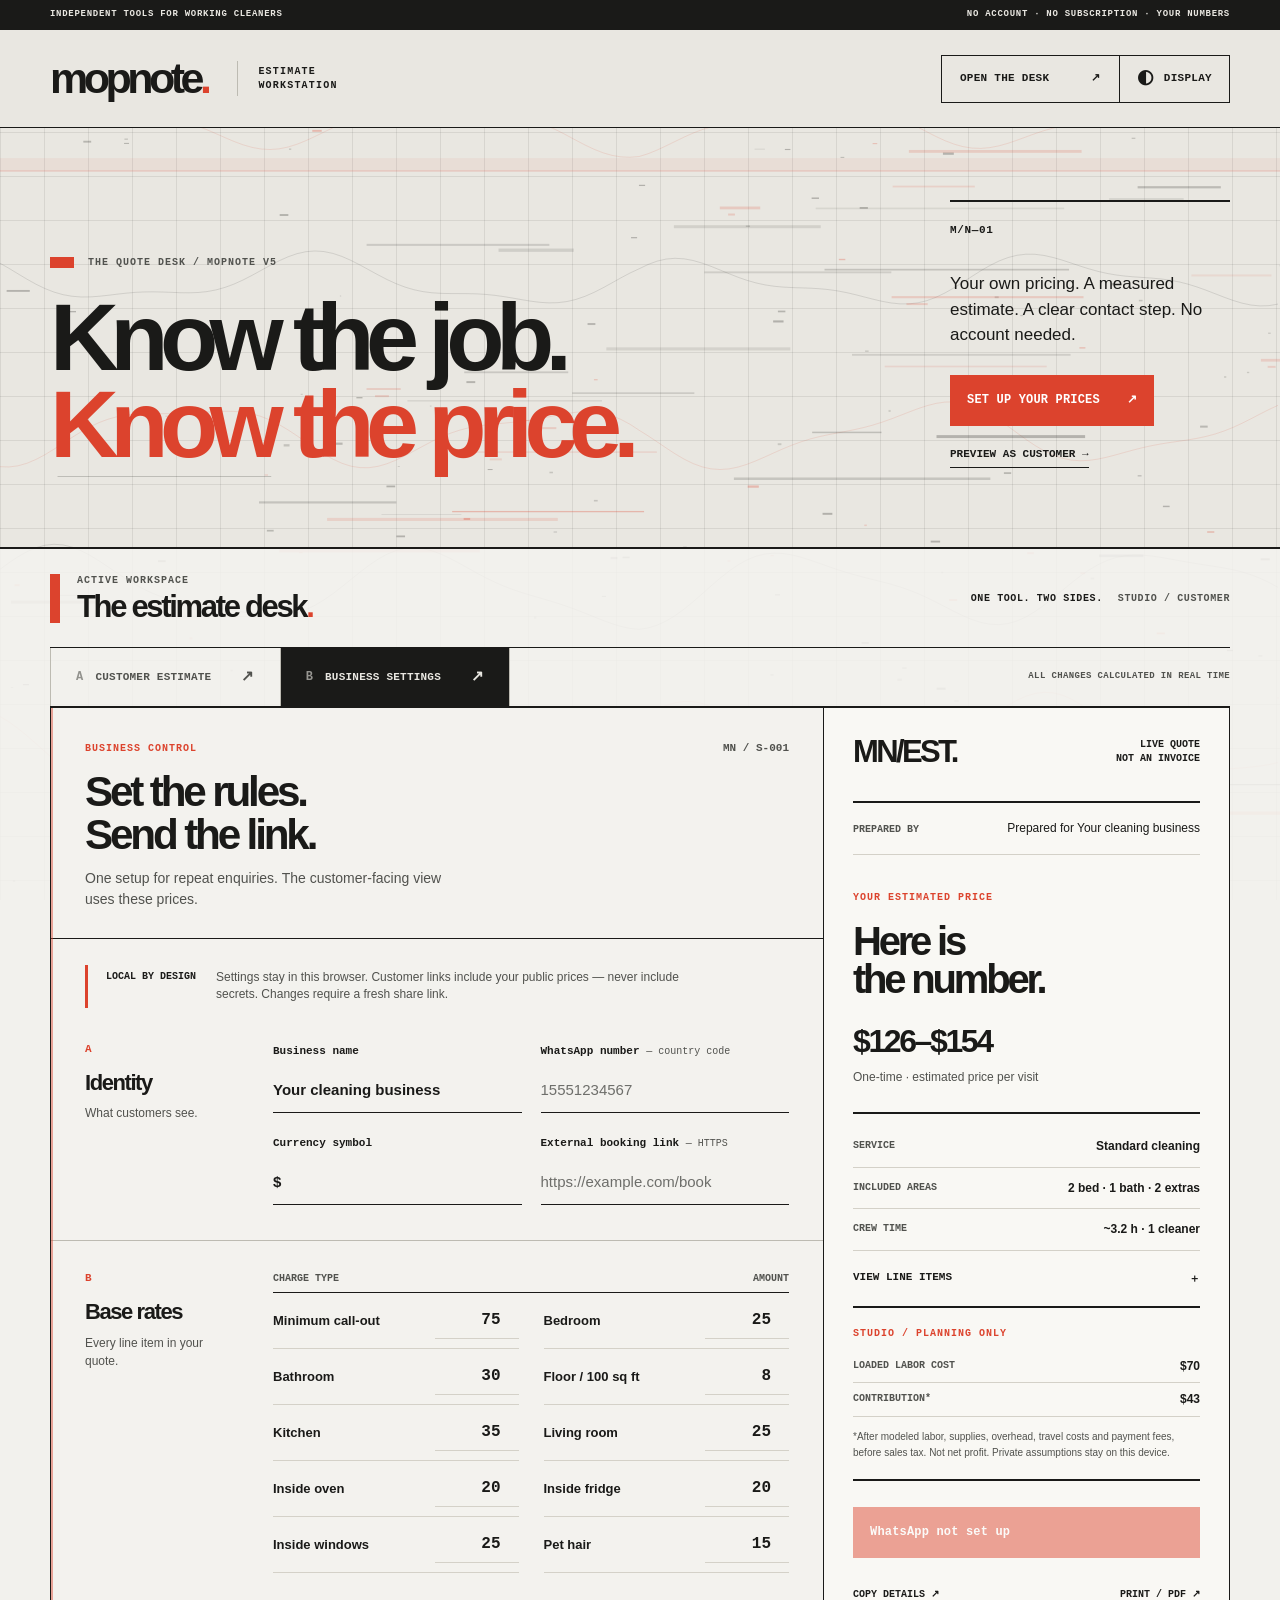
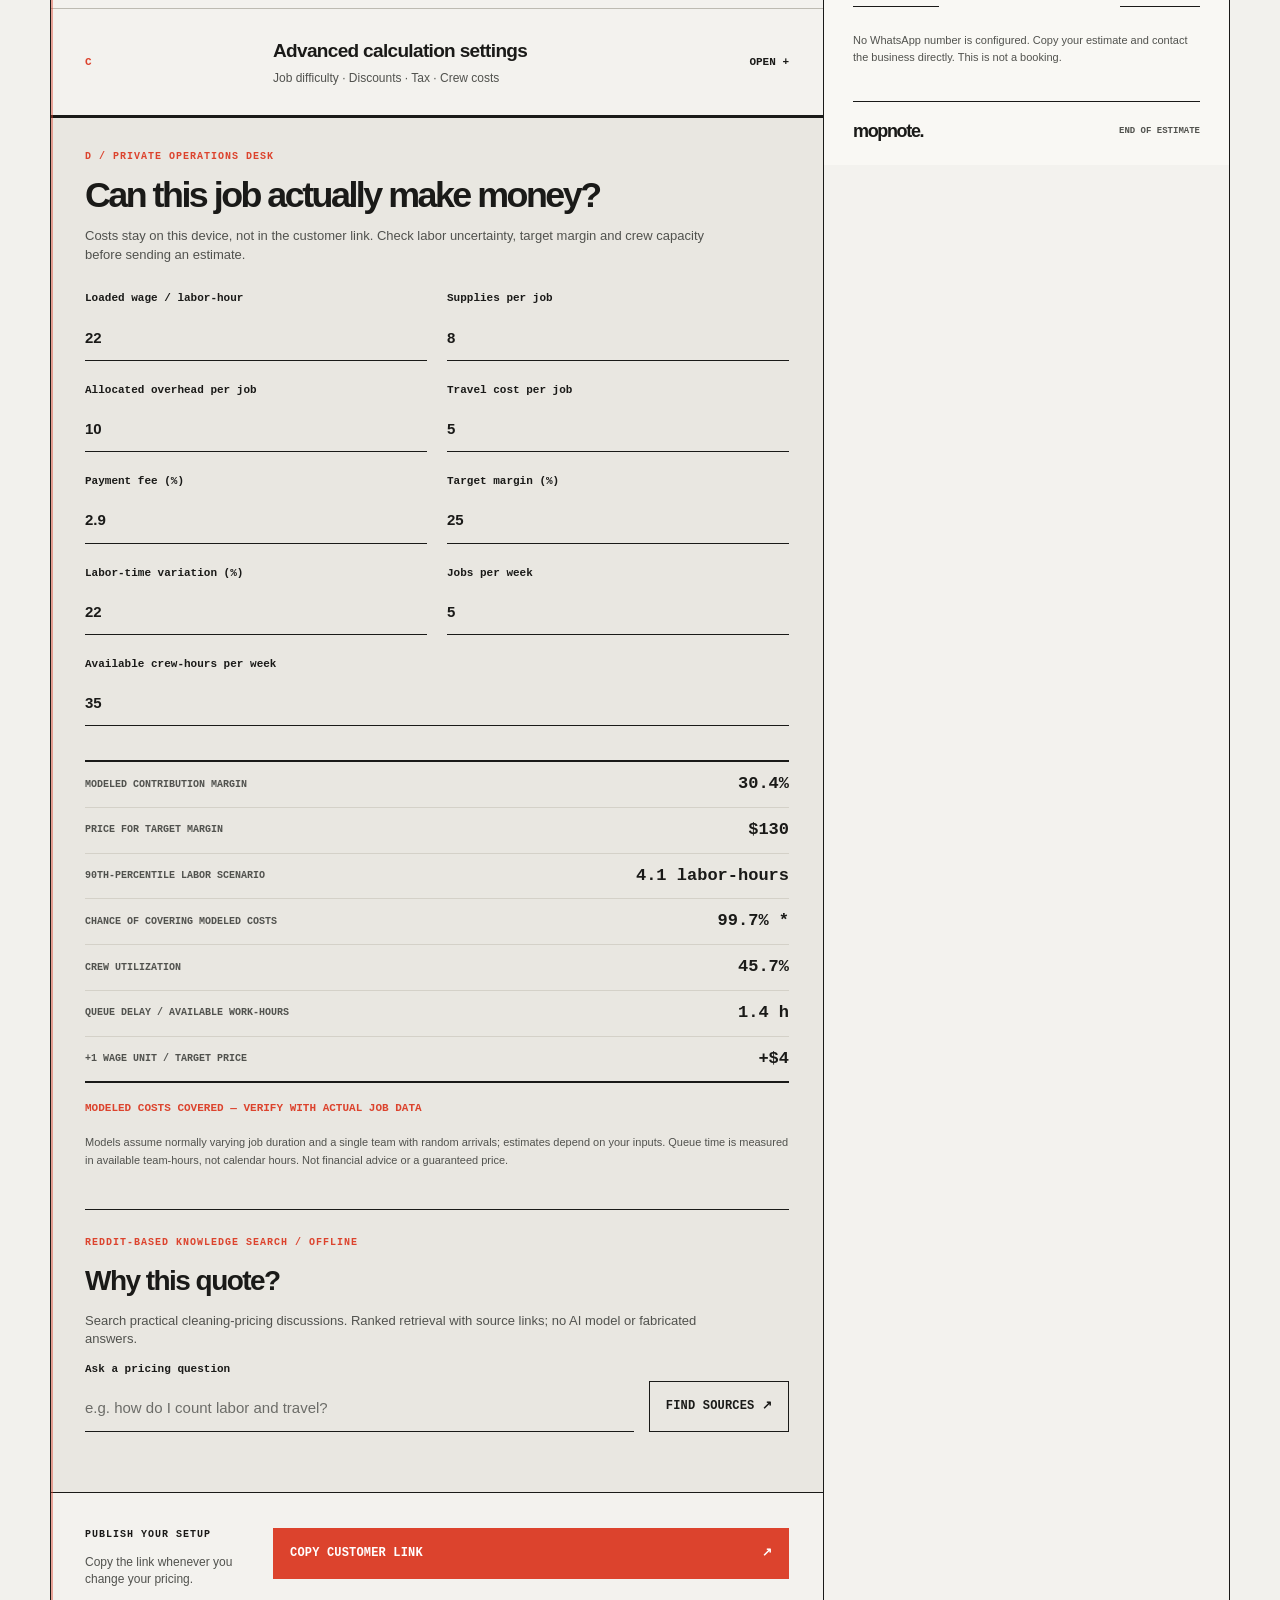
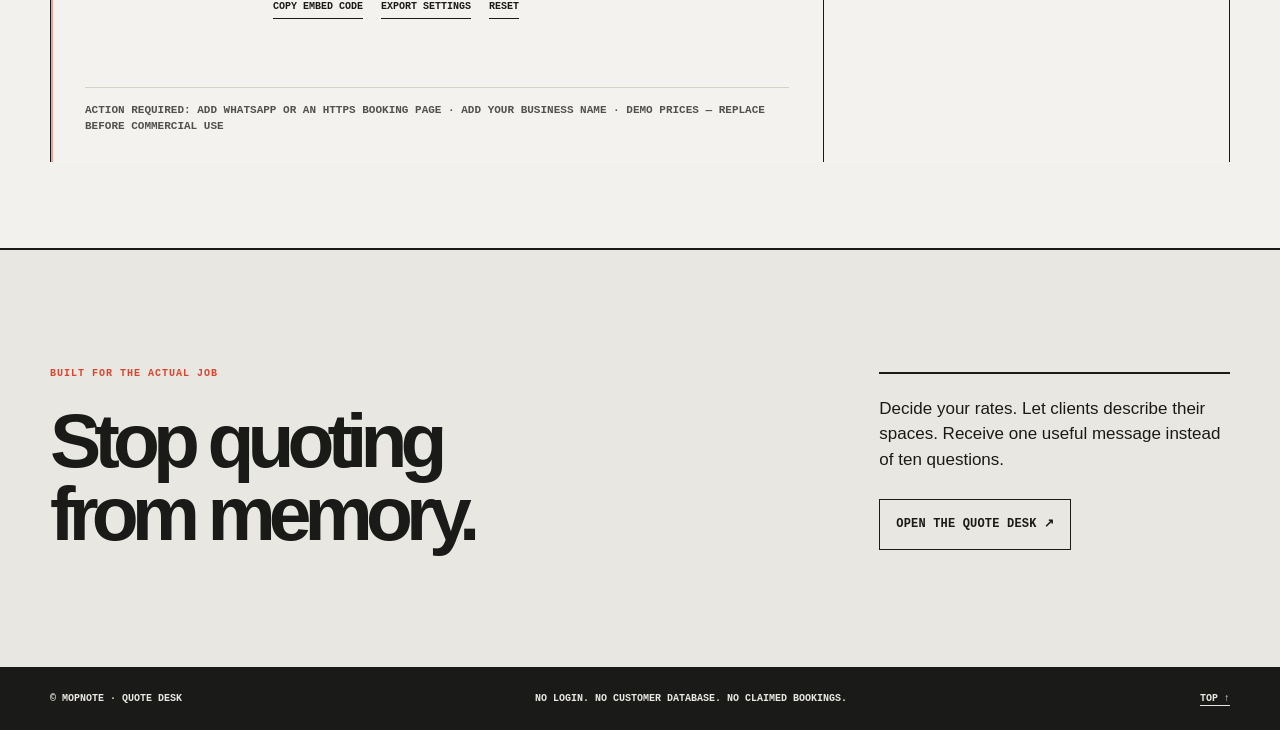
<file: index.html>
<!doctype html>
<html lang="en">
<head>
  <meta charset="utf-8">
  <meta name="viewport" content="width=device-width, initial-scale=1, viewport-fit=cover">
  <meta name="theme-color" content="#e9e7e1">
  <meta name="description" content="The practical cleaning quote desk. Set your own rates, calculate an estimate, share one link.">
  <meta property="og:title" content="Mopnote / The cleaning quote desk">
  <meta property="og:description" content="A simpler way to work out the price before the first message.">
  <title>Mopnote — The cleaning quote desk</title>
  <link rel="icon" href="./icon.svg" type="image/svg+xml">
  <link rel="manifest" href="./manifest.webmanifest">
  <link rel="stylesheet" href="./styles.css?v=5">
  <link rel="stylesheet" href="./glitch.css?v=5">
  <link rel="stylesheet" href="./operations.css?v=5">
  <script src="./engine.js?v=5" defer></script>
  <script src="./risk.js?v=5" defer></script>
  <script src="./guidance.js?v=5" defer></script>
  <script src="./app.js?v=5" defer></script>
  <script src="./operations.js?v=5" defer></script>
  <script src="./glitch.js?v=5" defer></script>
</head>
<body>
<canvas id="glitchCanvas" aria-hidden="true"></canvas>
<a class="skip" href="#workspace">Skip to the calculator</a>
<div class="notice-line"><div class="frame"><span>INDEPENDENT TOOLS FOR WORKING CLEANERS</span><span>NO ACCOUNT · NO SUBSCRIPTION · YOUR NUMBERS</span></div></div>
<header class="site-header" id="home">
  <div class="frame header-grid">
    <a href="./" class="wordmark" aria-label="Mopnote home">mopnote<span>.</span></a>
    <div class="header-descriptor">ESTIMATE<br>WORKSTATION</div>
    <div class="header-actions">
      <a href="#workspace" id="navAction" class="header-link">OPEN THE DESK <span aria-hidden="true">↗</span></a>
      
      <button type="button" id="themeToggle" class="theme-button" aria-label="Switch to dark mode" aria-pressed="false"><span aria-hidden="true">◐</span><span class="theme-text">DISPLAY</span></button>
    </div>
  </div>
</header>
<main>
  <section class="intro frame">
    <div class="intro-main"><div class="eyeline"><span class="index-mark"></span> THE QUOTE DESK / MOPNOTE V5</div>
      <h1>Know the job.<br><span>Know the price.</span></h1>
    </div>
    <div class="intro-aside"><span class="intro-number">M/N—01</span><p>Your own pricing. A measured estimate. A clear contact step. No account needed.</p>
      <div class="intro-buttons"><a href="#workspace" id="heroAction" class="flat-button primary-button">SET UP YOUR PRICES <span aria-hidden="true">↗</span></a><button type="button" id="demoAction" class="under-button">PREVIEW AS CUSTOMER →</button></div>
      <span class="visually-hidden" id="heroPrice"></span>
    </div>
  </section>
  <section class="workspace" id="workspace" aria-labelledby="workspaceTitle">
    <div class="frame">
      <div class="desk-bar">
        <div class="desk-title"><span class="desk-rule"></span><div><div class="tiny-label">ACTIVE WORKSPACE</div><h2 id="workspaceTitle">The estimate desk<span class="period">.</span></h2></div></div>
        <div class="desk-caption">ONE TOOL. TWO SIDES. <span>STUDIO / CUSTOMER</span></div>
      </div>
      <div class="tab-bar" role="group" aria-label="Workspace view">
        <button type="button" id="quoteTab" class="tab" aria-pressed="false"><span class="tab-count">A</span> CUSTOMER ESTIMATE <span class="tab-arrow">↗</span></button>
        <button type="button" id="studioTab" class="tab active" aria-pressed="true"><span class="tab-count">B</span> BUSINESS SETTINGS <span class="tab-arrow">↗</span></button>
        <span class="bar-filler">ALL CHANGES CALCULATED IN REAL TIME</span>
      </div>
      <div class="work-grid">
        <div class="work-main">
          <div id="quotePanel" hidden>
            <div class="panel-title"><div><div class="tiny-label">THE JOB</div><h3 id="formTitle">Tell us about your space.</h3><p>Fill in the facts. Get a clear estimated range.</p></div><span class="panel-serial">MN / Q-001</span></div>
            <section class="form-block">
              <div class="block-aside"><span class="block-letter">A</span><h4>Property</h4><p>Rooms and size.</p></div>
              <div class="block-inputs"><div class="field-grid">
                <label class="field">Bedrooms <input id="beds" type="number" inputmode="numeric" min="0" max="30" step="1" value="2"></label>
                <label class="field">Bathrooms <input id="baths" type="number" inputmode="numeric" min="0" max="30" step="1" value="1"></label>
                <label class="field">Floor area <small>— optional, sq ft</small><input id="sqft" type="number" inputmode="numeric" min="0" max="100000" step="50" placeholder="e.g. 1200"></label>
                <label class="field">What needs cleaning?<select id="scope"><option value="selected">Selected rooms only</option><option value="whole">The whole home</option></select></label>
              </div><p class="field-help">Whole-home estimates use floor area to check the minimum size-based charge.</p></div>
            </section>
            <section class="form-block">
              <div class="block-aside"><span class="block-letter">B</span><h4>Service</h4><p>Type and condition.</p></div>
              <div class="block-inputs"><div class="field-grid">
                <label class="field">Cleaning type<select id="service"><option value="regular">Standard clean</option><option value="deep">Deep clean</option><option value="moving">Move-in / move-out</option></select></label>
                <label class="field">Current condition<select id="condition"><option value="normal">Generally maintained</option><option value="moderate">Needs extra attention</option><option value="heavy">Heavy buildup</option></select></label>
                <label class="field full">How often?<select id="frequency"><option value="once">Just this once</option><option value="weekly">Every week</option><option value="biweekly">Every two weeks</option><option value="monthly">Once a month</option></select></label>
              </div><p class="field-help" id="frequencyNote">Recurring discounts are estimates for future standard visits.</p></div>
            </section>
            <section class="form-block">
              <div class="block-aside"><span class="block-letter">C</span><h4>Extra work</h4><p>Select only what you need.</p></div>
              <div class="block-inputs">
                <div class="checks">
                  <label class="check-line"><input type="checkbox" data-extra="kitchen" checked><span>Kitchen<small>Worktop &amp; sink</small></span><span class="check-symbol">＋</span></label>
                  <label class="check-line"><input type="checkbox" data-extra="living" checked><span>Living room<small>Shared living space</small></span><span class="check-symbol">＋</span></label>
                  <label class="check-line"><input type="checkbox" data-extra="oven"><span>Inside oven<small>Appliance extra</small></span><span class="check-symbol">＋</span></label>
                  <label class="check-line"><input type="checkbox" data-extra="fridge"><span>Inside fridge<small>Appliance extra</small></span><span class="check-symbol">＋</span></label>
                  <label class="check-line"><input type="checkbox" data-extra="windows"><span>Inside windows<small>Glass surfaces</small></span><span class="check-symbol">＋</span></label>
                  <label class="check-line"><input type="checkbox" data-extra="pets"><span>Pet hair<small>Extra attention</small></span><span class="check-symbol">＋</span></label>
                </div>
              </div>
            </section>
            <section class="form-block last">
              <div class="block-aside"><span class="block-letter">D</span><h4>Contact</h4><p>Optional details for the cleaner.</p></div>
              <div class="block-inputs"><div class="field-grid">
                <label class="field">Your name <small>— optional</small><input id="clientName" type="text" maxlength="70" autocomplete="name" placeholder="Name"></label>
                <label class="field">Preferred date <small>— optional</small><input id="preferredDate" type="date"></label>
                <label class="field full">Postcode or area <small>— optional</small><input id="clientArea" type="text" maxlength="80" autocomplete="postal-code" placeholder="Where is the property?"></label>
                <label class="field full">Job notes <small>— optional</small><textarea id="clientNotes" rows="3" maxlength="500" placeholder="Any priorities or access details?"></textarea></label>
              </div><p class="field-help">Your details stay in this browser until you choose to share them.</p></div>
            </section>
          </div>
          <div id="studioPanel">
            <div class="panel-title"><div><div class="tiny-label">BUSINESS CONTROL</div><h3>Set the rules.<br>Send the link.</h3><p>One setup for repeat enquiries. The customer-facing view uses these prices.</p></div><span class="panel-serial">MN / S-001</span></div>
            <div class="data-notice"><strong>LOCAL BY DESIGN</strong><p>Settings stay in this browser. Customer links include your public prices — never include secrets. Changes require a fresh share link.</p></div>
            <form id="studioForm">
              <section class="form-block">
                <div class="block-aside"><span class="block-letter">A</span><h4>Identity</h4><p>What customers see.</p></div>
                <div class="block-inputs"><div class="field-grid">
                  <label class="field">Business name<input data-cfg="business" type="text" maxlength="70"></label>
                  <label class="field">WhatsApp number <small>— country code</small><input data-cfg="phone" type="tel" inputmode="tel" autocomplete="tel" placeholder="15551234567"></label>
                  <label class="field">Currency symbol<input data-cfg="currency" type="text" maxlength="4"></label>
                  <label class="field">External booking link <small>— HTTPS</small><input data-cfg="booking" type="url" placeholder="https://example.com/book"></label>
                </div></div>
              </section>
              <section class="form-block">
                <div class="block-aside"><span class="block-letter">B</span><h4>Base rates</h4><p>Every line item in your quote.</p></div>
                <div class="block-inputs">
                  <div class="rate-header"><span>CHARGE TYPE</span><span>AMOUNT</span></div>
                  <div class="rate-grid">
                    <label class="rate-line"><span>Minimum call-out</span><input data-cfg="minimum" type="number" min="0" step="1"></label>
                    <label class="rate-line"><span>Bedroom</span><input data-cfg="bedroom" type="number" min="0" step="1"></label>
                    <label class="rate-line"><span>Bathroom</span><input data-cfg="bathroom" type="number" min="0" step="1"></label>
                    <label class="rate-line"><span>Floor / 100 sq ft</span><input data-cfg="per100" type="number" min="0" step="1"></label>
                    <label class="rate-line"><span>Kitchen</span><input data-cfg="kitchen" type="number" min="0" step="1"></label>
                    <label class="rate-line"><span>Living room</span><input data-cfg="living" type="number" min="0" step="1"></label>
                    <label class="rate-line"><span>Inside oven</span><input data-cfg="oven" type="number" min="0" step="1"></label>
                    <label class="rate-line"><span>Inside fridge</span><input data-cfg="fridge" type="number" min="0" step="1"></label>
                    <label class="rate-line"><span>Inside windows</span><input data-cfg="windows" type="number" min="0" step="1"></label>
                    <label class="rate-line"><span>Pet hair</span><input data-cfg="pets" type="number" min="0" step="1"></label>
                  </div>
                </div>
              </section>
              <details class="advanced">
                <summary><span class="advanced-marker">C</span><span class="advanced-copy"><strong>Advanced calculation settings</strong><small>Job difficulty · Discounts · Tax · Crew costs</small></span><span class="advanced-toggle">OPEN +</span></summary>
                <section class="form-block sub-block"><div class="block-aside"><h4>Fine-tuning</h4><p>Multipliers, frequency and costs.</p></div><div class="block-inputs"><div class="field-grid">
                  <label class="field">Deep clean multiplier<input data-cfg="deep" type="number" min="1" max="8" step=".05"></label>
                  <label class="field">Moving clean multiplier<input data-cfg="moving" type="number" min="1" max="8" step=".05"></label>
                  <label class="field">Moderate condition multiplier<input data-cfg="moderate" type="number" min="1" max="8" step=".05"></label>
                  <label class="field">Heavy condition multiplier<input data-cfg="heavy" type="number" min="1" max="8" step=".05"></label>
                  <label class="field">Weekly discount (%)<input data-cfg="weekly" type="number" min="0" max="70" step="1"></label>
                  <label class="field">Fortnightly discount (%)<input data-cfg="biweekly" type="number" min="0" max="70" step="1"></label>
                  <label class="field">Monthly discount (%)<input data-cfg="monthly" type="number" min="0" max="70" step="1"></label>
                  <label class="field">Estimate range (±%)<input data-cfg="variance" type="number" min="0" max="40" step="1"></label>
                  <label class="field">Travel / setup fee<input data-cfg="travel" type="number" min="0" step="1"></label>
                  <label class="field">Sales tax (%)<input data-cfg="tax" type="number" min="0" max="40" step=".5"></label>
                  <label class="field">Labor cost / cleaner-hour<input data-cfg="labor" type="number" min="0" step="1"></label>
                  <label class="field">Number of cleaners<input data-cfg="crew" type="number" min="1" max="20" step="1"></label>
                </div></div></section>
              </details>
              <section class="operations-panel" id="operationsPanel" aria-labelledby="opsHeading">
                <div class="ops-header"><div class="tiny-label">D / PRIVATE OPERATIONS DESK</div><h4 id="opsHeading">Can this job actually make money?</h4><p>Costs stay on this device, not in the customer link. Check labor uncertainty, target margin and crew capacity before sending an estimate.</p></div>
                <div class="ops-fields">
                  <label class="field">Loaded wage / labor-hour <input data-risk="loadedWage" type="number" min="0" step="0.5"></label>
                  <label class="field">Supplies per job <input data-risk="supplies" type="number" min="0" step="0.5"></label>
                  <label class="field">Allocated overhead per job <input data-risk="overhead" type="number" min="0" step="0.5"></label>
                  <label class="field">Travel cost per job <input data-risk="travelCost" type="number" min="0" step="0.5"></label>
                  <label class="field">Payment fee (%) <input data-risk="paymentPct" type="number" min="0" max="80" step="0.1"></label>
                  <label class="field">Target margin (%) <input data-risk="targetMargin" type="number" min="0" max="80" step="1"></label>
                  <label class="field">Labor-time variation (%) <input data-risk="timeCV" type="number" min="0" max="80" step="1"></label>
                  <label class="field">Jobs per week <input data-risk="weeklyJobs" type="number" min="0" max="300" step="1"></label>
                  <label class="field full">Available crew-hours per week <input data-risk="availableHours" type="number" min="1" max="168" step="1"></label>
                </div>
                <div class="ops-results" aria-live="polite">
                  <div><span>MODELED CONTRIBUTION MARGIN</span><strong id="opsMargin">—</strong></div>
                  <div><span>PRICE FOR TARGET MARGIN</span><strong id="opsTarget">—</strong></div>
                  <div><span>90TH-PERCENTILE LABOR SCENARIO</span><strong id="opsP90">—</strong></div>
                  <div><span>CHANCE OF COVERING MODELED COSTS</span><strong id="opsCover">—</strong></div>
                  <div><span>CREW UTILIZATION</span><strong id="opsUtil">—</strong></div>
                  <div><span>QUEUE DELAY / AVAILABLE WORK-HOURS</span><strong id="opsQueue">—</strong></div>
                  <div><span>+1 WAGE UNIT / TARGET PRICE</span><strong id="opsDerivative">—</strong></div>
                </div>
                <p class="ops-warning" id="opsWarning" role="status"></p>
                <p class="ops-foot">Models assume normally varying job duration and a single team with random arrivals; estimates depend on your inputs. Queue time is measured in available team-hours, not calendar hours. Not financial advice or a guaranteed price.</p>
                <div class="guidance-panel"><div class="tiny-label">REDDIT-BASED KNOWLEDGE SEARCH / OFFLINE</div><h4>Why this quote?</h4><p>Search practical cleaning-pricing discussions. Ranked retrieval with source links; no AI model or fabricated answers.</p>
                  <div id="guideForm" class="guide-form"><label class="field" for="guideQuery">Ask a pricing question<input id="guideQuery" type="search" maxlength="160" placeholder="e.g. how do I count labor and travel?"></label><button type="button" class="flat-button outline-button">FIND SOURCES ↗</button></div>
                  <div id="guideResults" class="guide-results" role="status" aria-live="polite"></div>
                </div>
              </section>
              <div class="action-area"><div><div class="tiny-label">PUBLISH YOUR SETUP</div><p>Copy the link whenever you change your pricing.</p></div><div class="action-stack"><button class="flat-button primary-button" type="button" id="shareBtn">COPY CUSTOMER LINK <span aria-hidden="true">↗</span></button><div class="utility-buttons"><button type="button" id="embedBtn">COPY EMBED CODE</button><button type="button" id="downloadBtn">EXPORT SETTINGS</button><button type="button" id="resetBtn">RESET</button></div></div></div>
              <p class="feedback" id="studioStatus" role="status" aria-live="polite"></p>
              <p id="setupReadiness" class="setup-readiness" role="status"></p>
            </form>
          </div>
        </div>
        <aside class="receipt" id="resultCard" aria-labelledby="resultHeading">
          <div class="receipt-top"><strong>MN/EST.</strong><span>LIVE QUOTE<br>NOT AN INVOICE</span></div>
          <div class="receipt-meta"><span>PREPARED BY</span><span id="quoteBusiness">Your cleaning business</span></div>
          <div class="receipt-intro"><div class="tiny-label">YOUR ESTIMATED PRICE</div><h3 id="resultHeading">Here is<br>the number.</h3></div>
          <div class="receipt-price" id="price" aria-live="polite" aria-atomic="true">$126–$154</div>
          <p id="visitCaption" class="receipt-sub">One-time · estimated price per visit</p>
          <div class="receipt-line"></div>
          <div class="estimate-row"><span>SERVICE</span><strong id="resultService">Standard cleaning</strong></div>
          <div class="estimate-row"><span>INCLUDED AREAS</span><strong id="roomCount">2 bed · 1 bath</strong></div>
          <div class="estimate-row"><span>CREW TIME</span><strong id="duration">3.2 h</strong></div>
          <details class="breakdown"><summary>VIEW LINE ITEMS <span aria-hidden="true">＋</span></summary><div id="breakdown" class="breakdown-list"></div></details>
          <div class="business-metrics" id="businessMetrics"><div class="tiny-label">STUDIO / PLANNING ONLY</div><div class="estimate-row"><span>LOADED LABOR COST</span><strong id="laborCost">—</strong></div><div class="estimate-row"><span>CONTRIBUTION*</span><strong id="remainder">—</strong></div><p>*After modeled labor, supplies, overhead, travel costs and payment fees, before sales tax. Not net profit. Private assumptions stay on this device.</p></div>
          <div class="receipt-actions"><button class="flat-button primary-button" id="sendBtn" type="button">ASK ABOUT AVAILABILITY <span aria-hidden="true">↗</span></button><a class="flat-button outline-button" href="#" id="bookBtn" target="_blank" rel="noopener noreferrer" hidden>OPEN BOOKING PAGE ↗</a><div class="receipt-tools"><button type="button" id="copyBtn">COPY DETAILS ↗</button><button type="button" id="printBtn">PRINT / PDF ↗</button></div></div>
          <p id="disclaimer" class="receipt-fine">Indicative estimate only. Final price and availability are confirmed by the cleaner.</p>
          <p id="quoteStatus" class="feedback" role="status" aria-live="polite"></p>
          <div class="receipt-foot"><span>mopnote.</span><span>END OF ESTIMATE</span></div>
        </aside>
      </div>
      <div class="mobile-estimate" id="mobileEstimate"><div><small>ESTIMATE</small><strong id="mobilePrice">$126–$154</strong></div><button type="button" id="mobileSee">VIEW DETAILS ↑</button></div>
    </div>
  </section>
  <section class="closing frame" id="why">
    <div><span class="closing-kicker">BUILT FOR THE ACTUAL JOB</span><h2>Stop quoting<br>from memory.</h2></div>
    <div class="closing-right"><p>Decide your rates. Let clients describe their spaces. Receive one useful message instead of ten questions.</p><a class="flat-button outline-button" href="#workspace" id="bottomAction">OPEN THE QUOTE DESK ↗</a></div>
  </section>
</main>
<footer class="site-footer"><div class="frame"><span>© MOPNOTE · QUOTE DESK</span><span>NO LOGIN. NO CUSTOMER DATABASE. NO CLAIMED BOOKINGS.</span><a href="#home">TOP ↑</a></div></footer>
<script>if('serviceWorker' in navigator){addEventListener('load',()=>navigator.serviceWorker.register('./sw.js').catch(()=>{}))}</script>
</body>
</html>
</file>
<file: styles.css>
:root{
  color-scheme:light;
  --paper:#e9e7e1;--canvas:#f4f3ef;--input:#f9f8f4;
  --ink:#1a1a18;--softink:#51524e;--rule:#bdbbb2;--fine:#d4d1c8;
  --accent:#dc432d;--reverse:#fffdf8;--dark:#1a1a18;
  --mono:ui-monospace,SFMono-Regular,Menlo,Consolas,monospace;
  --font:Arial,Helvetica,sans-serif;
  font:15px/1.45 var(--font);background:var(--paper);color:var(--ink);
  scroll-behavior:smooth;
}
html[data-theme=dark]{color-scheme:dark;--paper:#1b1b19;--canvas:#262623;--input:#2c2c28;--ink:#ebe9e3;--softink:#c6c4ba;--rule:#73726a;--fine:#484842;--accent:#f06c4a;--reverse:#22221f;--dark:#ece9de}
*,*::before,*::after{box-sizing:border-box}
body{margin:0;min-width:300px;background:var(--paper)}
a{color:inherit;text-decoration:none}
button,input,textarea,select{font:inherit}
button{cursor:pointer}
button:disabled{opacity:.48;cursor:not-allowed}
button,a,input,select,textarea{-webkit-tap-highlight-color:transparent}
button:focus-visible,a:focus-visible,input:focus-visible,select:focus-visible,textarea:focus-visible,summary:focus-visible{outline:3px solid var(--accent);outline-offset:3px}
p,h1,h2,h3,h4{margin-top:0}
h1,h2,h3,h4{letter-spacing:-.045em}
[hidden]{display:none!important}
.frame{width:min(1380px,calc(100% - 100px));margin-inline:auto}
.visually-hidden{position:absolute!important;width:1px;height:1px;overflow:hidden;clip:rect(0,0,0,0);white-space:nowrap}
.skip{position:absolute;top:-150px;z-index:100;left:16px;background:var(--canvas);border:2px solid var(--ink);padding:14px}
.skip:focus{top:14px}
.notice-line{border-bottom:1px solid var(--ink);background:var(--ink);color:var(--paper)}
.notice-line .frame{min-height:29px;display:flex;align-items:center;justify-content:space-between;gap:15px;font:700 9px/1.4 var(--mono);letter-spacing:.08em}
.site-header{background:var(--paper);border-bottom:1px solid var(--ink)}
.header-grid{min-height:97px;display:grid;grid-template-columns:auto 1fr auto;align-items:center;gap:30px}
.wordmark{font-size:43px;font-family:Arial,Helvetica,sans-serif;font-weight:900;letter-spacing:-.105em;line-height:1}
.wordmark span,.period{color:var(--accent)}
.header-descriptor{border-left:1px solid var(--rule);padding:4px 0 4px 20px;font:700 10px/1.35 var(--mono);letter-spacing:.12em}
.header-actions{display:flex;align-items:stretch;gap:0}
.header-link,.theme-button{background:transparent;color:var(--ink);font:800 11px/1.3 var(--mono);letter-spacing:.025em;min-height:48px}
.header-link{display:flex;align-items:center;gap:42px;border:1px solid var(--ink);padding:14px 18px}
.header-link:hover{background:var(--ink);color:var(--paper)}
.theme-button{border:1px solid var(--ink);border-left:0;display:flex;align-items:center;gap:10px;padding:10px 17px}
.theme-button>span:first-child{font-size:19px;line-height:1}
.theme-button:hover{background:var(--ink);color:var(--paper)}
.intro{display:grid;grid-template-columns:minmax(0,1.5fr) minmax(250px,.5fr);align-items:end;gap:60px;padding-block:72px 79px}
.eyeline,.tiny-label,.closing-kicker{font:800 10px/1.45 var(--mono);letter-spacing:.1em}
.eyeline{display:flex;align-items:center;gap:14px;color:var(--softink);margin-bottom:24px}
.index-mark{width:24px;height:11px;background:var(--accent);display:inline-block}
.intro h1{font-size:clamp(62px,7.45vw,120px);font-family:Arial,Helvetica,sans-serif;font-weight:900;letter-spacing:-.09em;line-height:.91;margin:0}
.intro h1 span{color:var(--accent)}
.intro-aside{position:relative;border-top:2px solid var(--ink);padding-top:15px;max-width:360px;justify-self:end}
.intro-number{font:700 11px var(--mono);letter-spacing:.06em}
.intro-aside p{font-size:17px;line-height:1.52;margin:32px 0 27px}
.intro-buttons{display:flex;flex-direction:column;align-items:flex-start;gap:17px}
.flat-button{display:inline-flex;min-height:51px;justify-content:space-between;align-items:center;gap:27px;border:1px solid var(--ink);padding:12px 16px;font:800 12px/1.4 var(--mono);letter-spacing:.015em;text-align:left;white-space:normal}
.flat-button:hover{background:var(--ink);color:var(--paper)}
.primary-button{background:var(--accent);border-color:var(--accent);color:#fff}
.primary-button:hover{background:var(--ink);border-color:var(--ink);color:var(--paper)}
.outline-button{background:transparent;color:var(--ink)}
.under-button{font:800 11px/1.4 var(--mono);color:var(--ink);border:0;border-bottom:1px solid var(--ink);padding:4px 0;background:none;text-align:left}
.under-button:hover{color:var(--accent);border-color:var(--accent)}
.workspace{background:var(--canvas);border-top:2px solid var(--ink);border-bottom:2px solid var(--ink);padding:0 0 86px;scroll-margin-top:0}
.desk-bar{display:flex;justify-content:space-between;align-items:center;gap:30px;border-bottom:1px solid var(--ink);padding:25px 0 23px}
.desk-title{display:flex;align-items:center;gap:17px}
.desk-rule{background:var(--accent);width:10px;height:49px;display:block}
.desk-title .tiny-label{color:var(--softink);margin-bottom:3px}
.desk-title h2{font-size:31px;font-weight:900;letter-spacing:-.075em;margin:0;line-height:1.05}
.desk-caption{display:flex;gap:15px;align-items:center;font:700 10px var(--mono);letter-spacing:.06em}
.desk-caption span{color:var(--softink)}
.tab-bar{display:flex;align-items:stretch;border-bottom:2px solid var(--ink);min-height:58px;gap:0}
.tab{border:0;border-right:1px solid var(--rule);background:transparent;color:var(--softink);min-height:58px;padding:0 25px;font:800 11px var(--mono);letter-spacing:.02em;display:flex;align-items:center;gap:12px;white-space:nowrap}
.tab:first-child{border-left:1px solid var(--rule)}
.tab.active{background:var(--ink);color:var(--paper)}
.tab:hover:not(.active){background:var(--paper);color:var(--ink)}
.tab-count{font:700 12px var(--mono);opacity:.6}
.tab-arrow{font-size:15px;margin-left:18px}
.bar-filler{margin-left:auto;align-self:center;padding-left:15px;text-align:right;font:700 9px/1.4 var(--mono);letter-spacing:.04em;color:var(--softink)}
.work-grid{display:grid;grid-template-columns:minmax(0,1fr) 405px;align-items:start;border-left:1px solid var(--ink);border-right:1px solid var(--ink);background:var(--canvas)}
.work-main{min-width:0;border-right:1px solid var(--ink)}
.panel-title{display:flex;justify-content:space-between;gap:35px;border-bottom:1px solid var(--ink);padding:34px 34px 29px}
.panel-title .tiny-label{color:var(--accent);margin-bottom:14px}
.panel-title h3{font-size:clamp(32px,3.3vw,48px);line-height:1.02;letter-spacing:-.075em;font-weight:900;margin:0 0 12px}
.panel-title p{margin:0;color:var(--softink);font-size:14px;max-width:380px}
.panel-serial{font:700 11px var(--mono);color:var(--softink);white-space:nowrap}
.data-notice{margin:26px 34px 4px;border-left:3px solid var(--accent);padding:4px 0 4px 18px;display:flex;gap:20px;align-items:start}
.data-notice strong{font:800 10px/1.6 var(--mono);white-space:nowrap}
.data-notice p{font-size:12px;color:var(--softink);margin:0;max-width:480px}
.form-block{display:grid;grid-template-columns:160px minmax(0,1fr);gap:28px;padding:32px 34px 35px;border-bottom:1px solid var(--rule)}
.form-block.last{border-bottom:0}
.block-aside{min-width:0}
.block-letter{display:block;font:800 11px/1 var(--mono);color:var(--accent);margin-bottom:16px}
.block-aside h4{font-size:22px;line-height:1.1;font-weight:900;letter-spacing:-.065em;margin:0 0 9px}
.block-aside p{font-size:12px;color:var(--softink);line-height:1.55;margin:0;max-width:144px}
.block-inputs{min-width:0}
.field-grid{display:grid;grid-template-columns:repeat(2,minmax(0,1fr));gap:23px 19px}
.field{min-width:0;display:block;font:800 11px/1.4 var(--mono);color:var(--ink)}
.field small{font-size:10px;font-weight:400;color:var(--softink)}
.field input,.field select,.field textarea{
  display:block;width:100%;border:0;border-bottom:1px solid var(--ink);
  border-radius:0;background:transparent;color:var(--ink);
  margin-top:9px;padding:11px 0 12px;min-height:45px;
  outline:0;box-shadow:none;font:600 15px/1.3 var(--font);
  transition:border-color .14s ease;
}
.field select{cursor:pointer;padding-right:28px}
.field select option{background:var(--canvas);color:var(--ink)}
.field input:focus,.field select:focus,.field textarea:focus{border-bottom:3px solid var(--accent);padding-bottom:10px;outline:0}
.field input::placeholder,.field textarea::placeholder{color:var(--softink);font-weight:400;opacity:.82}
.field textarea{min-height:76px;resize:vertical}
.field.full{grid-column:1/-1}
.field-help{margin:19px 0 0;color:var(--softink);font-size:12px;line-height:1.45}
.checks{display:grid;grid-template-columns:1fr 1fr;gap:0 23px}
.check-line{display:grid;grid-template-columns:19px 1fr 20px;gap:11px;align-items:center;min-height:72px;border-bottom:1px solid var(--fine);cursor:pointer;color:var(--ink)}
.check-line input{width:18px;height:18px;accent-color:var(--accent);margin:0;cursor:pointer}
.check-line>span:nth-child(2){font-size:14px;font-weight:800;line-height:1.35}
.check-line small{font-size:11px;color:var(--softink);font-weight:400;display:block;margin-top:3px}
.check-symbol{font:400 19px var(--mono);color:var(--softink);text-align:right}
.check-line:has(input:checked) .check-symbol{color:var(--accent)}
.rate-header,.rate-line{display:grid;grid-template-columns:minmax(0,1fr) 84px;align-items:center;gap:12px}
.rate-header{color:var(--softink);font:800 10px var(--mono);padding:0 0 8px;border-bottom:1px solid var(--ink)}
.rate-header span:last-child{text-align:right}
.rate-grid{display:grid;grid-template-columns:1fr 1fr;gap:0 25px}
.rate-line{min-height:56px;border-bottom:1px solid var(--fine);font:600 13px/1.3 var(--font)}
.rate-line>span{padding:8px 0}
.rate-line input{width:100%;max-width:84px;min-height:36px;text-align:right;background:transparent;border:0;border-bottom:1px solid var(--fine);border-radius:0;color:var(--ink);font:800 16px var(--mono);padding:5px 3px;outline:0}
.rate-line input:focus{border-color:var(--accent);border-bottom-width:3px}
.advanced{border-bottom:1px solid var(--ink)}
.advanced summary{display:grid;grid-template-columns:160px minmax(0,1fr) auto;gap:28px;align-items:center;cursor:pointer;padding:28px 34px;list-style:none}
.advanced summary::-webkit-details-marker{display:none}
.advanced-marker{color:var(--accent);font:800 11px var(--mono)}
.advanced-copy strong{display:block;font-weight:900;font-size:19px;letter-spacing:-.035em}
.advanced-copy small{display:block;color:var(--softink);font-size:12px;margin-top:5px}
.advanced-toggle{font:800 11px var(--mono);white-space:nowrap}
.advanced[open] .advanced-toggle{font-size:0}
.advanced[open] .advanced-toggle::after{content:"CLOSE −";font:800 11px var(--mono)}
.sub-block{padding-top:12px;border-bottom:0;background:var(--paper)}
.sub-block .block-aside h4{font-size:20px}
.action-area{display:grid;grid-template-columns:170px 1fr;gap:18px;align-items:start;padding:35px 34px 15px;border-top:1px solid var(--ink)}
.action-area .tiny-label{margin-bottom:12px}
.action-area p{margin:0;font-size:12px;line-height:1.4;color:var(--softink)}
.action-stack .primary-button{width:100%}
.utility-buttons{display:flex;flex-wrap:wrap;gap:12px 18px;margin-top:20px}
.utility-buttons button,.receipt-tools button{border:0;border-bottom:1px solid var(--ink);background:transparent;color:var(--ink);padding:2px 0 5px;font:800 10px/1.2 var(--mono);cursor:pointer}
.utility-buttons button:hover,.receipt-tools button:hover{color:var(--accent);border-color:var(--accent)}
.feedback{font-size:12px;line-height:1.45;color:var(--accent);margin:10px 34px 25px;min-height:18px;overflow-wrap:anywhere}
.receipt{min-width:0;position:sticky;top:0;background:var(--input);padding:30px 29px 21px;border-top:0}
.receipt-top{display:flex;align-items:start;justify-content:space-between;gap:12px;padding-bottom:34px;border-bottom:2px solid var(--ink)}
.receipt-top strong{font:900 31px/.9 var(--font);letter-spacing:-.085em}
.receipt-top>span{font:800 10px/1.45 var(--mono);text-align:right}
.receipt-meta{display:flex;align-items:baseline;justify-content:space-between;gap:12px;border-bottom:1px solid var(--fine);padding:17px 0;font-size:12px}
.receipt-meta span:first-child{font:800 10px var(--mono);color:var(--softink);white-space:nowrap}
.receipt-meta span:last-child{text-align:right;overflow-wrap:anywhere}
.receipt-intro{padding-top:36px}
.receipt-intro .tiny-label{color:var(--accent);margin-bottom:16px}
.receipt h3{font:900 40px/.97 var(--font);letter-spacing:-.08em;margin:0 0 25px}
.receipt-price{font:900 clamp(29px,2.5vw,39px)/1.1 var(--font);letter-spacing:-.075em;overflow-wrap:anywhere;font-variant-numeric:tabular-nums}
.receipt-sub{color:var(--softink);margin:10px 0 25px;font-size:12px}
.receipt-line{border-top:2px solid var(--ink);margin-bottom:12px}
.estimate-row{display:flex;justify-content:space-between;align-items:start;gap:16px;border-bottom:1px solid var(--fine);padding:12px 0;font-size:12px;line-height:1.4}
.estimate-row>span{font:700 10px/1.6 var(--mono);color:var(--softink)}
.estimate-row strong{font-weight:800;text-align:right;max-width:62%}
.breakdown{margin:0;border-bottom:2px solid var(--ink)}
.breakdown summary{list-style:none;cursor:pointer;display:flex;justify-content:space-between;padding:20px 0;font:800 11px var(--mono)}
.breakdown summary::-webkit-details-marker{display:none}
.breakdown summary:hover{color:var(--accent)}
.breakdown-list{padding-bottom:17px}
.breakdown-line{display:flex;justify-content:space-between;gap:20px;font:500 12px/1.5 var(--font);padding:4px 0}
.breakdown-line>span{color:var(--softink)}
.breakdown-line strong{font-variant-numeric:tabular-nums}
.business-metrics{border-bottom:2px solid var(--ink);padding:19px 0}
.business-metrics .tiny-label{color:var(--accent);margin-bottom:8px}
.business-metrics .estimate-row{padding:8px 0}
.business-metrics p{color:var(--softink);font-size:10px;line-height:1.55;margin:12px 0 0}
.receipt-actions{padding-top:26px}
.receipt-actions .flat-button{width:100%;margin-bottom:10px}
.receipt-tools{display:flex;gap:16px;justify-content:space-between;margin-top:19px}
.receipt-fine{margin:25px 0 8px;color:var(--softink);font-size:11px;line-height:1.55}
.receipt .feedback{margin:8px 0;min-height:0}
.receipt-foot{display:flex;justify-content:space-between;align-items:center;gap:15px;border-top:1px solid var(--ink);margin-top:35px;padding-top:16px}
.receipt-foot span:first-child{font-size:18px;font-weight:900;letter-spacing:-.075em}
.receipt-foot span:last-child{font:700 9px var(--mono);color:var(--softink)}
.mobile-estimate{display:none}
.closing{display:grid;grid-template-columns:1fr .45fr;gap:50px;align-items:end;padding-block:110px 117px}
.closing-kicker{color:var(--accent)}
.closing h2{font-size:clamp(45px,6vw,91px);font-weight:900;letter-spacing:-.09em;line-height:.95;margin:23px 0 0}
.closing-right{border-top:2px solid var(--ink);padding-top:22px}
.closing-right p{font-size:17px;line-height:1.5;margin-bottom:27px}
.site-footer{background:var(--ink);color:var(--paper);padding:24px 0}
.site-footer .frame{display:flex;justify-content:space-between;gap:30px;align-items:center;font:700 10px/1.5 var(--mono)}
.site-footer a{text-decoration:underline;text-underline-offset:4px}
.customer-mode .intro,.customer-mode .closing{display:none}
.customer-mode .workspace{border-top:0;padding-bottom:80px}
.customer-mode .desk-bar{padding-top:33px}
.customer-mode .tab-bar{display:none}
.customer-mode .work-grid{margin-top:20px;border-top:1px solid var(--ink)}
.customer-mode .receipt{top:20px}
@media(max-width:1150px){
 .frame{width:min(100% - 64px,1300px)}
 .intro{grid-template-columns:1.3fr .7fr;gap:35px}
 .intro h1{font-size:clamp(58px,7.8vw,89px)}
 .work-grid{grid-template-columns:minmax(0,1fr) 340px}
 .form-block{grid-template-columns:120px minmax(0,1fr);gap:18px;padding:27px 22px}
 .advanced summary{grid-template-columns:120px minmax(0,1fr) auto;gap:18px;padding-inline:22px}
 .panel-title{padding-inline:22px}
 .data-notice{margin-inline:22px}
 .action-area{padding-inline:22px;grid-template-columns:120px 1fr}
 .receipt{padding-inline:23px}
 .rate-grid{gap:0 14px}
 .desk-caption{font-size:9px}
}
@media(max-width:870px){
 .frame{width:calc(100% - 44px)}
 .intro{grid-template-columns:1fr;align-items:start;padding-block:54px 66px;gap:32px}
 .intro h1{font-size:clamp(66px,10vw,94px)}
 .intro-aside{max-width:620px;justify-self:start;display:grid;grid-template-columns:1fr 1.2fr;align-items:start;gap:12px 20px;width:100%}
 .intro-number{grid-column:1/-1}
 .intro-aside p{margin:0}
 .intro-buttons{align-items:stretch}
 .work-grid{grid-template-columns:1fr}
 .work-main{border-right:0}
 .receipt{position:relative;top:auto;border-top:2px solid var(--ink)}
 .receipt-price{font-size:44px}
 .rate-grid{gap:0 25px}
 .bar-filler{display:none}
 .desk-caption{display:none}
 .tab{flex:1;justify-content:space-between}
 .form-block{grid-template-columns:160px minmax(0,1fr);gap:24px;padding:29px}
 .panel-title{padding-inline:29px}
 .advanced summary{padding-inline:29px;grid-template-columns:160px 1fr auto;gap:24px}
 .action-area{grid-template-columns:160px 1fr;padding-inline:29px}
 .data-notice{margin-inline:29px}
 .closing{grid-template-columns:1fr .7fr}
}
@media(max-width:610px){
 .frame{width:calc(100% - 32px)}
 .notice-line .frame{justify-content:center;min-height:27px;font-size:8px}
 .notice-line .frame>span:last-child{display:none}
 .header-grid{min-height:66px;gap:12px;grid-template-columns:auto 1fr auto}
 .wordmark{font-size:33px}
 .header-descriptor{display:none}
 .header-link{font-size:9px;min-height:38px;padding:10px 12px;gap:8px}
 .theme-button{min-height:38px;padding:6px 9px}
 .theme-text{display:none}
 .intro{padding:51px 0 55px;gap:37px}
 .eyeline{font-size:9px;margin-bottom:24px}
 .intro h1{font-size:clamp(51px,10.5vw,70px);line-height:.95}
 .intro-aside{display:block}
 .intro-aside p{font-size:15px;margin:18px 0}
 .intro-buttons{gap:13px}
 .intro-buttons .flat-button{width:100%}
 .desk-bar{padding-block:18px}
 .desk-rule{height:39px;width:7px}
 .desk-title h2{font-size:25px}
 .desk-title{gap:10px}
 .tab{font-size:9px;padding:0 10px;min-height:54px;gap:5px}
 .tab-count{font-size:10px}
 .tab-arrow{display:none}
 .work-grid{border-left:0;border-right:0}
 .panel-title{padding:28px 15px 25px}
 .panel-title h3{font-size:38px}
 .panel-title p{font-size:12px}
 .panel-serial{font-size:9px}
 .form-block{display:block;padding:26px 15px 29px}
 .block-aside{display:grid;grid-template-columns:22px 1fr;gap:2px 9px;margin-bottom:25px}
 .block-letter{grid-row:span 2;margin:2px 0;font-size:11px}
 .block-aside h4{font-size:21px;margin:0}
 .block-aside p{grid-column:2;max-width:none}
 .field-grid{gap:19px 15px}
 .field{font-size:10px}
 .field input,.field select,.field textarea{font-size:16px}
 .field-help{font-size:11px}
 .data-notice{margin:22px 15px 0;display:block;padding-left:13px}
 .data-notice p{margin-top:8px}
 .rate-grid{grid-template-columns:1fr 1fr;gap:0 14px}
 .rate-header{font-size:9px}
 .rate-line{grid-template-columns:1fr 57px;gap:4px;font-size:11px}
 .rate-line input{max-width:57px;font-size:14px}
 .advanced summary{grid-template-columns:22px 1fr auto;gap:9px;padding:22px 15px}
 .advanced-copy strong{font-size:15px}
 .advanced-copy small{font-size:11px}
 .advanced-toggle{font-size:10px}
 .sub-block{padding:25px 15px}
 .action-area{grid-template-columns:1fr;padding:27px 15px;gap:21px}
 .action-stack .flat-button{width:100%}
 .utility-buttons{justify-content:space-between}
 .utility-buttons button{font-size:9px}
 .feedback{margin:8px 15px 20px}
 .receipt{padding:26px 17px}
 .receipt h3{font-size:44px}
 .receipt-price{font-size:38px}
 .mobile-estimate{display:flex;position:fixed;z-index:40;bottom:0;left:0;right:0;border-top:2px solid #1a1a18;background:#f5f3ec;color:#171715;padding:11px 16px calc(11px + env(safe-area-inset-bottom));justify-content:space-between;align-items:center;gap:10px}
 .mobile-estimate small{display:block;font:800 10px var(--mono);color:#63615b}
 .mobile-estimate strong{display:block;font:900 24px/1.2 Arial,Helvetica,sans-serif;letter-spacing:-.05em}
 .mobile-estimate button{background:#1a1a18;color:#fff;border:0;padding:13px 12px;font:800 10px var(--mono)}
 .workspace{padding-bottom:104px}
 .closing{display:block;padding:65px 0 85px}
 .closing h2{font-size:58px}
 .closing-right{margin-top:32px}
 .closing-right p{font-size:15px}
 .site-footer{padding:23px 0 105px}
 .site-footer .frame{flex-wrap:wrap;font-size:9px;gap:12px}
 .site-footer .frame span:nth-child(2){order:3;width:100%;color:#bbb}
 .customer-mode .workspace{padding-bottom:100px}
}
@media(max-width:380px){
 .header-link{padding-inline:8px}
 .wordmark{font-size:30px}
 .tab{font-size:8px}
 .field-grid{grid-template-columns:1fr}
 .field.full{grid-column:auto}
 .checks{grid-template-columns:1fr}
 .rate-grid{grid-template-columns:1fr}
 .panel-title h3{font-size:33px}
 .receipt-price{font-size:34px}
 .intro h1{font-size:49px}
 .utility-buttons{gap:12px}
}
@media(prefers-reduced-motion:reduce){*,*::before,*::after{scroll-behavior:auto!important;transition:none!important;animation:none!important}}
@media print{
 @page{margin:15mm}
 html,body{background:#fff!important;color:#000!important}
 .notice-line,.site-header,.intro,.desk-bar,.tab-bar,.work-main,.closing,.site-footer,.mobile-estimate,.receipt-actions,.receipt-fine,.business-metrics,.feedback{display:none!important}
 .workspace{border:0!important;background:#fff!important;padding:0!important}
 .frame{width:100%!important}
 .work-grid{display:block!important;border:0!important;background:#fff!important}
 .receipt{display:block!important;position:static!important;padding:15mm!important;background:#fff!important;color:#000!important;border:2px solid #000!important}
 .receipt-meta,.receipt-top,.receipt-line,.estimate-row,.breakdown,.receipt-foot{border-color:#777!important}
 .receipt-intro .tiny-label{color:#333!important}
 .receipt .breakdown{display:block!important}
 .receipt-price{font-size:45px!important}
}
</file>
<file: glitch.css>
#glitchCanvas{
  position:fixed;inset:0;
  display:block;width:100%;height:100%;
  pointer-events:none;user-select:none;
  z-index:0;opacity:1;
  contain:strict;
}
html[data-theme=dark] #glitchCanvas{opacity:.82;mix-blend-mode:screen}
body{isolation:isolate}
body>.notice-line,body>.site-header,body>main,body>.site-footer{position:relative;z-index:1}
.intro,.closing{position:relative}
.workspace{background:color-mix(in srgb,var(--canvas) 85%,transparent)}
.work-grid{background:color-mix(in srgb,var(--canvas) 97%,transparent)}
.receipt{background:var(--input)}
@media(max-width:610px){
  .header-actions{gap:0}
  .header-link{font-size:0;gap:0;min-width:38px;justify-content:center;padding:8px}
  .header-link span{font-size:17px}
  .workspace{background:color-mix(in srgb,var(--canvas) 90%,transparent)}
}
@media(prefers-reduced-motion:reduce){#glitchCanvas{display:none!important}}
@media print{#glitchCanvas{display:none!important}}
</file>
<file: operations.css>
.operations-panel{border-top:2px solid var(--ink);padding:32px 34px 42px;background:var(--paper)}
.ops-header .tiny-label,.guidance-panel .tiny-label{color:var(--accent)}
.ops-header h4{font:900 clamp(26px,2.8vw,36px)/1 var(--font);letter-spacing:-.07em;margin:13px 0}
.ops-header p,.guidance-panel p{font-size:13px;color:var(--softink);max-width:630px}
.ops-fields{display:grid;grid-template-columns:repeat(2,minmax(0,1fr));gap:22px 20px;margin-top:27px}
.ops-results{border-top:2px solid var(--ink);border-bottom:2px solid var(--ink);margin-top:34px}
.ops-results>div{display:flex;justify-content:space-between;align-items:center;gap:18px;padding:13px 0;border-bottom:1px solid var(--fine)}
.ops-results>div:last-child{border:0}
.ops-results span{font:800 10px/1.4 var(--mono);max-width:67%;color:var(--softink)}
.ops-results strong{font:900 17px/1.1 var(--mono);font-variant-numeric:tabular-nums;text-align:right;overflow-wrap:anywhere}
.ops-warning{color:var(--accent);font:800 11px/1.5 var(--mono);min-height:20px;margin:17px 0 0}
.ops-foot{font-size:11px;color:var(--softink);line-height:1.6;margin:14px 0 0}
.guidance-panel{margin-top:40px;padding-top:26px;border-top:1px solid var(--ink)}
.guidance-panel h4{font-size:28px;letter-spacing:-.055em;margin:10px 0}
.guide-form{display:flex;gap:15px;align-items:end}
.guide-form .field{flex:1}
.guide-form .flat-button{white-space:nowrap;margin-bottom:0}
.guide-results{margin-top:18px}
.guide-result{padding:18px 0;border-top:1px solid var(--fine)}
.guide-result strong{display:block;font-size:15px;line-height:1.35;letter-spacing:-.03em}
.guide-result p{margin:9px 0;font-size:12px}
.guide-result a{color:var(--accent);text-decoration:underline;text-underline-offset:3px;font:800 10px var(--mono)}
.guide-empty{color:var(--softink);font-size:12px;padding:20px 0}
.setup-readiness{margin:5px 34px 27px;border-top:1px solid var(--fine);padding-top:14px;font:700 11px/1.5 var(--mono);color:var(--softink)}
.setup-readiness strong{color:var(--accent)}
.intro h1{position:relative;animation:signal-type 8.4s steps(1,end) infinite}
.intro h1::after{content:"";position:absolute;left:0;top:50%;width:clamp(44px,6vw,95px);height:3px;background:var(--accent);opacity:0;pointer-events:none;animation:type-break 6.1s steps(1,end) infinite}
.desk-rule{transform-origin:center bottom;animation:desk-signal 3.1s ease-in-out infinite}
.index-mark{animation:registration-bar 4.3s steps(1,end) infinite}
.receipt-top strong{animation:receipt-jitter 9.5s steps(1,end) infinite}
.receipt-price{animation:ink-breathe 7.2s ease-in-out infinite}
.tab.active{position:relative}
.tab.active::after{content:"";position:absolute;bottom:0;left:0;height:3px;background:var(--accent);animation:signal-progress 5s linear infinite}
.work-grid{position:relative}
.work-grid::before{content:"";position:absolute;inset:0 auto 0 0;width:2px;background:var(--accent);opacity:.45;pointer-events:none;animation:edge-signal 8s linear infinite}
.flat-button:not(:disabled){transition:background-color .17s linear,color .17s linear,translate .17s ease}
.flat-button:hover:not(:disabled){translate:2px -1px}
.receipt-price.quote-pulse{animation:quote-flash .44s steps(2,end) 1}
@keyframes type-break{0%,17%,17.4%,60%,60.6%,91%,91.5%,100%{opacity:0;translate:0 0}17.2%,60.3%,91.2%{opacity:.7;translate:40vw -7px}}
@keyframes signal-type{0%,22%,22.3%,23%,65%,65.3%,100%{text-shadow:none}22.1%,65.1%{text-shadow:2px 0 var(--accent),-2px 0 color-mix(in srgb,var(--ink) 45%,transparent)}}
@keyframes registration-bar{0%,19%,21%,42%,44%,82%,84%,100%{transform:translateX(0)}20%,43%{transform:translateX(8px)}83%{transform:translateX(-4px)}}
@keyframes desk-signal{0%,100%{scale:1 1}50%{scale:1 1.23}}
@keyframes receipt-jitter{0%,32%,32.4%,66%,66.3%,100%{translate:0 0}32.2%{translate:2px 0}66.2%{translate:-2px 0}}
@keyframes ink-breathe{0%,100%{opacity:1}50%{opacity:.83}}
@keyframes signal-progress{from{width:0}to{width:100%}}
@keyframes edge-signal{0%,100%{opacity:.08;transform:scaleY(.1)}50%{opacity:.7;transform:scaleY(.95)}}
@keyframes quote-flash{0%,100%{color:var(--ink)}50%{color:var(--accent)}}
@media(max-width:1150px){.operations-panel{padding-inline:22px}}
@media(max-width:870px){.operations-panel{padding-inline:29px}}
@media(max-width:610px){
 .operations-panel{padding:30px 15px}
 .ops-fields{gap:18px 14px}
 .guide-form{align-items:stretch;flex-direction:column;gap:13px}
 .guide-form .field,.guide-form button{width:100%}
 .guide-form button{min-height:45px}
 .ops-results span{font-size:9px}
 .ops-results strong{font-size:14px}
 .setup-readiness{margin-inline:15px}
}
@media(max-width:380px){.ops-fields{grid-template-columns:1fr}}
@media(prefers-reduced-motion:reduce){
 .intro h1,.intro h1::after,.desk-rule,.index-mark,.receipt-top strong,.receipt-price,.tab.active::after,.work-grid::before{animation:none!important}
 .flat-button{transition:none!important}
}
@media print{.operations-panel,.setup-readiness{display:none!important}}
</file>
